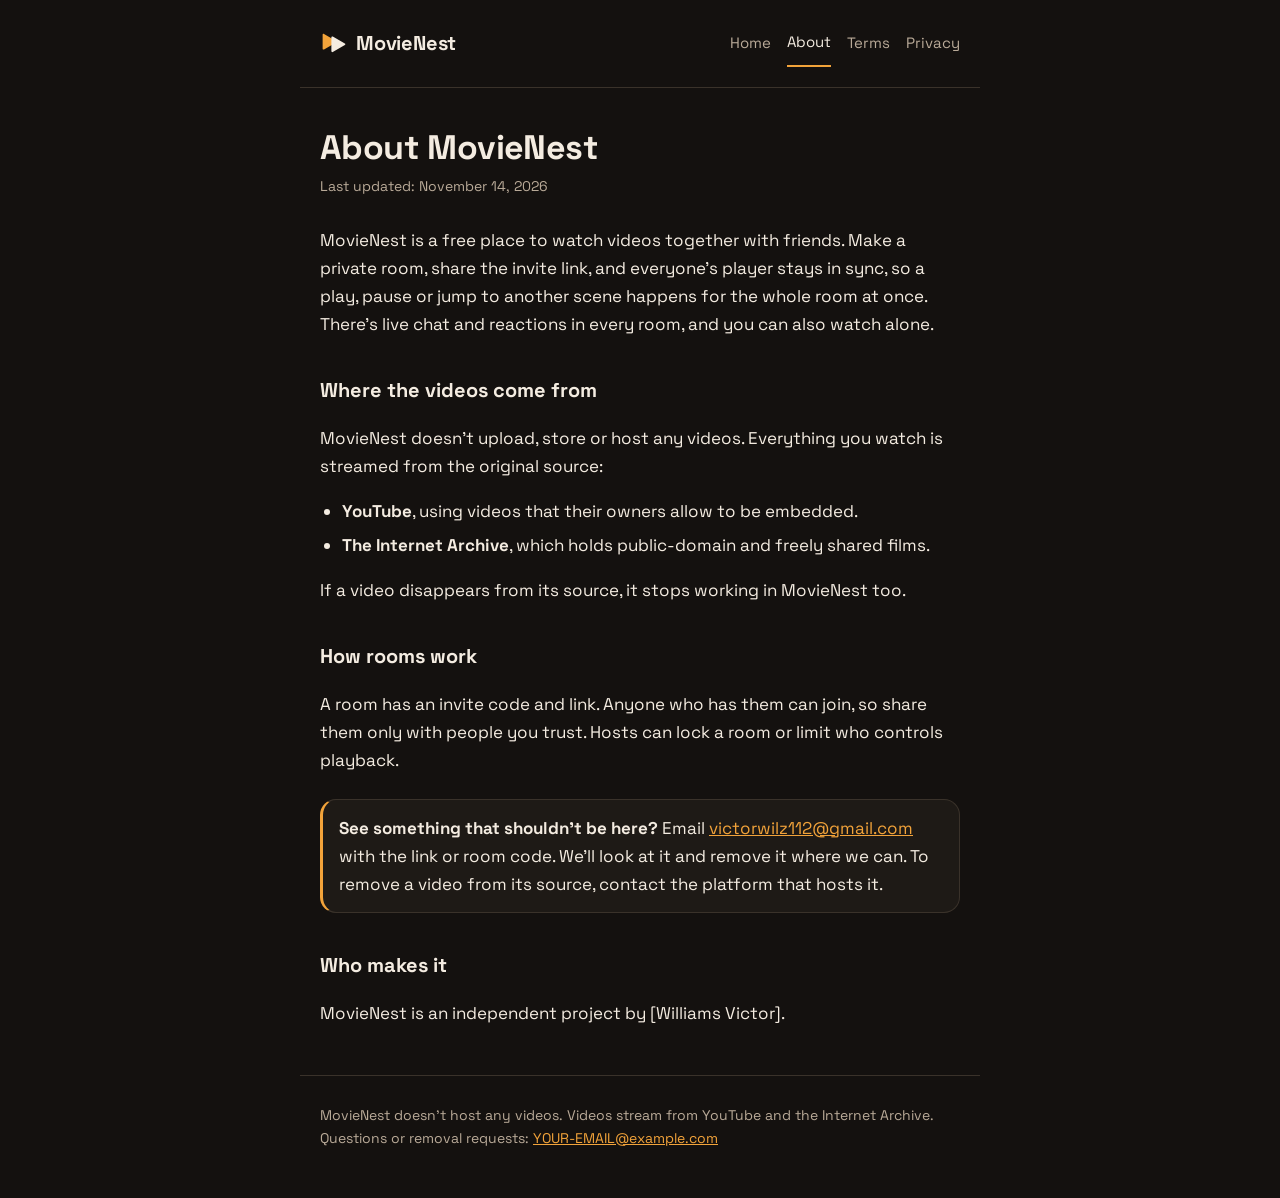
<file: public/about.html>
<!doctype html>
<html lang="en">
<head>
<meta charset="utf-8">
<meta name="viewport" content="width=device-width, initial-scale=1">
<title>About MovieNest · MovieNest</title>
<meta name="description" content="MovieNest is a free place to watch videos together with friends in private, synced rooms.">
<meta name="theme-color" content="#14110f">
<link rel="icon" href="/icon-192.png">
<link rel="preconnect" href="https://fonts.googleapis.com">
<link rel="preconnect" href="https://fonts.gstatic.com" crossorigin>
<link href="https://fonts.googleapis.com/css2?family=Space+Grotesk:wght@400;500;700&display=swap" rel="stylesheet">
<style>
:root{--bg:#14110f;--panel:#1e1a16;--line:#3a322a;--text:#f4ece1;--muted:#b9aa98;--accent:#f2a33a;--link:#f2a33a}
*{box-sizing:border-box}
html{-webkit-text-size-adjust:100%}
body{margin:0;background:var(--bg);color:var(--text);font:400 17px/1.65 "Space Grotesk",system-ui,-apple-system,sans-serif}
header,main,footer{max-width:680px;margin:0 auto;padding:0 20px}
header{display:flex;align-items:center;justify-content:space-between;gap:12px;padding-top:20px;padding-bottom:20px;border-bottom:1px solid var(--line)}
.brand{display:inline-flex;align-items:center;gap:8px;font-weight:700;font-size:20px;color:var(--text);text-decoration:none;letter-spacing:-.2px}
nav{display:flex;gap:16px;flex-wrap:wrap}
nav a{color:var(--muted);text-decoration:none;font-size:15px;padding:10px 0;min-height:44px;display:inline-flex;align-items:center}
nav a[aria-current="page"]{color:var(--text);border-bottom:2px solid var(--accent)}
a{color:var(--link)}
a:focus-visible{outline:2px solid var(--accent);outline-offset:3px;border-radius:4px}
h1{font-size:34px;line-height:1.15;margin:40px 0 8px;letter-spacing:-.6px;font-weight:700}
h2{font-size:20px;margin:36px 0 6px;font-weight:700}
p,li{color:var(--text)}
.updated{color:var(--muted);font-size:14px;margin:0 0 28px}
.note{background:var(--panel);border:1px solid var(--line);border-left:3px solid var(--accent);padding:14px 16px;border-radius:16px;margin:24px 0}
ul{padding-left:22px}
li{margin:6px 0}
footer{padding-top:28px;padding-bottom:48px;margin-top:48px;border-top:1px solid var(--line);color:var(--muted);font-size:14px}
</style>
</head>
<body>
<header>
<a class="brand" href="/">
<svg width="28" height="22" viewBox="0 0 32 24" fill="none" xmlns="http://www.w3.org/2000/svg" aria-hidden="true"><path d="M3 2.5C3 1.7 3.9 1.2 4.6 1.6L18.4 9.6C19.1 10 19.1 11 18.4 11.4L4.6 19.4C3.9 19.8 3 19.3 3 18.5V2.5Z" fill="#f2a33a"/><path d="M13 5.5C13 4.7 13.9 4.2 14.6 4.6L28.4 12.6C29.1 13 29.1 14 28.4 14.4L14.6 22.4C13.9 22.8 13 22.3 13 21.5V5.5Z" fill="#f4ece1"/></svg>
<span>MovieNest</span>
</a>
<nav aria-label="Pages"><a href="/">Home</a><a href="/about.html" aria-current="page">About</a><a href="/terms.html">Terms</a><a href="/privacy.html">Privacy</a></nav>
</header>
<main>
<h1>About MovieNest</h1>
<p class="updated">Last updated: November 14, 2026</p>

<p>MovieNest is a free place to watch videos together with friends. Make a private room, share the invite link, and everyone’s player stays in sync, so a play, pause or jump to another scene happens for the whole room at once. There’s live chat and reactions in every room, and you can also watch alone.</p>

<h2>Where the videos come from</h2>
<p>MovieNest doesn’t upload, store or host any videos. Everything you watch is streamed from the original source:</p>
<ul>
<li><strong>YouTube</strong>, using videos that their owners allow to be embedded.</li>
<li><strong>The Internet Archive</strong>, which holds public-domain and freely shared films.</li>
</ul>
<p>If a video disappears from its source, it stops working in MovieNest too.</p>

<h2>How rooms work</h2>
<p>A room has an invite code and link. Anyone who has them can join, so share them only with people you trust. Hosts can lock a room or limit who controls playback.</p>

<div class="note"><strong>See something that shouldn’t be here?</strong> Email <a href="mailto:victorwilz112@gmail.com">victorwilz112@gmail.com</a> with the link or room code. We’ll look at it and remove it where we can. To remove a video from its source, contact the platform that hosts it.</div>

<h2>Who makes it</h2>
<p>MovieNest is an independent project by [Williams Victor].</p>

</main>
<footer>
MovieNest doesn’t host any videos. Videos stream from YouTube and the Internet Archive.<br>
Questions or removal requests: <a href="mailto:YOUR-EMAIL@example.com">YOUR-EMAIL@example.com</a>
</footer>
</body>
</html>
</file>
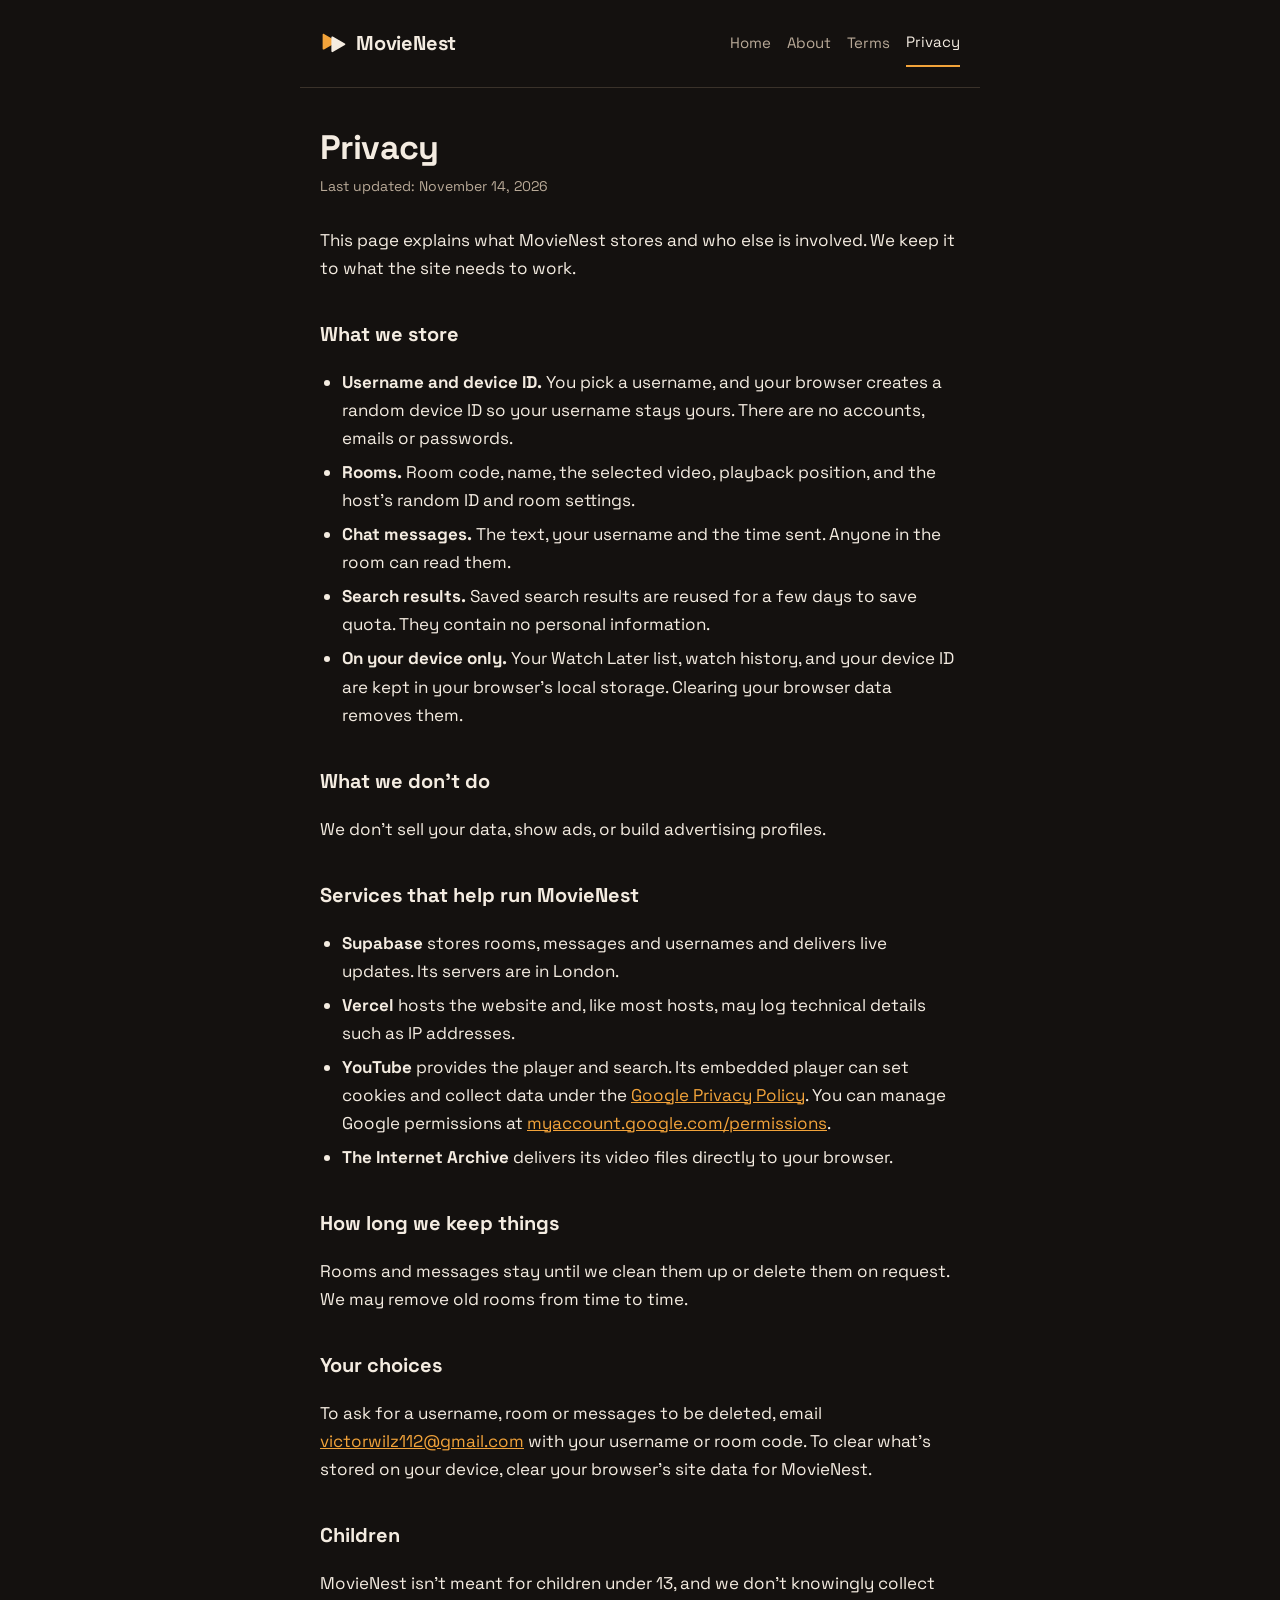
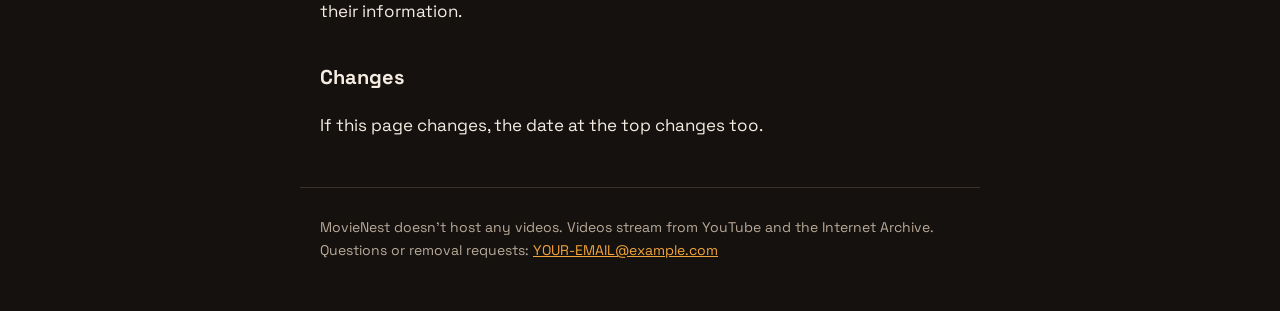
<file: public/privacy.html>
<!doctype html>
<html lang="en">
<head>
<meta charset="utf-8">
<meta name="viewport" content="width=device-width, initial-scale=1">
<title>Privacy · MovieNest</title>
<meta name="description" content="What MovieNest stores, and which services help run it.">
<meta name="theme-color" content="#14110f">
<link rel="icon" href="/icon-192.png">
<link rel="preconnect" href="https://fonts.googleapis.com">
<link rel="preconnect" href="https://fonts.gstatic.com" crossorigin>
<link href="https://fonts.googleapis.com/css2?family=Space+Grotesk:wght@400;500;700&display=swap" rel="stylesheet">
<style>
:root{--bg:#14110f;--panel:#1e1a16;--line:#3a322a;--text:#f4ece1;--muted:#b9aa98;--accent:#f2a33a;--link:#f2a33a}
*{box-sizing:border-box}
html{-webkit-text-size-adjust:100%}
body{margin:0;background:var(--bg);color:var(--text);font:400 17px/1.65 "Space Grotesk",system-ui,-apple-system,sans-serif}
header,main,footer{max-width:680px;margin:0 auto;padding:0 20px}
header{display:flex;align-items:center;justify-content:space-between;gap:12px;padding-top:20px;padding-bottom:20px;border-bottom:1px solid var(--line)}
.brand{display:inline-flex;align-items:center;gap:8px;font-weight:700;font-size:20px;color:var(--text);text-decoration:none;letter-spacing:-.2px}
nav{display:flex;gap:16px;flex-wrap:wrap}
nav a{color:var(--muted);text-decoration:none;font-size:15px;padding:10px 0;min-height:44px;display:inline-flex;align-items:center}
nav a[aria-current="page"]{color:var(--text);border-bottom:2px solid var(--accent)}
a{color:var(--link)}
a:focus-visible{outline:2px solid var(--accent);outline-offset:3px;border-radius:4px}
h1{font-size:34px;line-height:1.15;margin:40px 0 8px;letter-spacing:-.6px;font-weight:700}
h2{font-size:20px;margin:36px 0 6px;font-weight:700}
p,li{color:var(--text)}
.updated{color:var(--muted);font-size:14px;margin:0 0 28px}
.note{background:var(--panel);border:1px solid var(--line);border-left:3px solid var(--accent);padding:14px 16px;border-radius:16px;margin:24px 0}
ul{padding-left:22px}
li{margin:6px 0}
footer{padding-top:28px;padding-bottom:48px;margin-top:48px;border-top:1px solid var(--line);color:var(--muted);font-size:14px}
</style>
</head>
<body>
<header>
<a class="brand" href="/">
<svg width="28" height="22" viewBox="0 0 32 24" fill="none" xmlns="http://www.w3.org/2000/svg" aria-hidden="true"><path d="M3 2.5C3 1.7 3.9 1.2 4.6 1.6L18.4 9.6C19.1 10 19.1 11 18.4 11.4L4.6 19.4C3.9 19.8 3 19.3 3 18.5V2.5Z" fill="#f2a33a"/><path d="M13 5.5C13 4.7 13.9 4.2 14.6 4.6L28.4 12.6C29.1 13 29.1 14 28.4 14.4L14.6 22.4C13.9 22.8 13 22.3 13 21.5V5.5Z" fill="#f4ece1"/></svg>
<span>MovieNest</span>
</a>
<nav aria-label="Pages"><a href="/">Home</a><a href="/about.html">About</a><a href="/terms.html">Terms</a><a href="/privacy.html" aria-current="page">Privacy</a></nav>
</header>
<main>
<h1>Privacy</h1>
<p class="updated">Last updated: November 14, 2026</p>

<p>This page explains what MovieNest stores and who else is involved. We keep it to what the site needs to work.</p>

<h2>What we store</h2>
<ul>
<li><strong>Username and device ID.</strong> You pick a username, and your browser creates a random device ID so your username stays yours. There are no accounts, emails or passwords.</li>
<li><strong>Rooms.</strong> Room code, name, the selected video, playback position, and the host’s random ID and room settings.</li>
<li><strong>Chat messages.</strong> The text, your username and the time sent. Anyone in the room can read them.</li>
<li><strong>Search results.</strong> Saved search results are reused for a few days to save quota. They contain no personal information.</li>
<li><strong>On your device only.</strong> Your Watch Later list, watch history, and your device ID are kept in your browser’s local storage. Clearing your browser data removes them.</li>
</ul>

<h2>What we don’t do</h2>
<p>We don’t sell your data, show ads, or build advertising profiles.</p>

<h2>Services that help run MovieNest</h2>
<ul>
<li><strong>Supabase</strong> stores rooms, messages and usernames and delivers live updates. Its servers are in London.</li>
<li><strong>Vercel</strong> hosts the website and, like most hosts, may log technical details such as IP addresses.</li>
<li><strong>YouTube</strong> provides the player and search. Its embedded player can set cookies and collect data under the <a href="https://policies.google.com/privacy" rel="noopener">Google Privacy Policy</a>. You can manage Google permissions at <a href="https://myaccount.google.com/permissions" rel="noopener">myaccount.google.com/permissions</a>.</li>
<li><strong>The Internet Archive</strong> delivers its video files directly to your browser.</li>
</ul>

<h2>How long we keep things</h2>
<p>Rooms and messages stay until we clean them up or delete them on request. We may remove old rooms from time to time.</p>

<h2>Your choices</h2>
<p>To ask for a username, room or messages to be deleted, email <a href="mailto:victorwilz112@gmail.com">victorwilz112@gmail.com</a> with your username or room code. To clear what’s stored on your device, clear your browser’s site data for MovieNest.</p>

<h2>Children</h2>
<p>MovieNest isn’t meant for children under 13, and we don’t knowingly collect their information.</p>

<h2>Changes</h2>
<p>If this page changes, the date at the top changes too.</p>

</main>
<footer>
MovieNest doesn’t host any videos. Videos stream from YouTube and the Internet Archive.<br>
Questions or removal requests: <a href="mailto:YOUR-EMAIL@example.com">YOUR-EMAIL@example.com</a>
</footer>
</body>
</html>
</file>
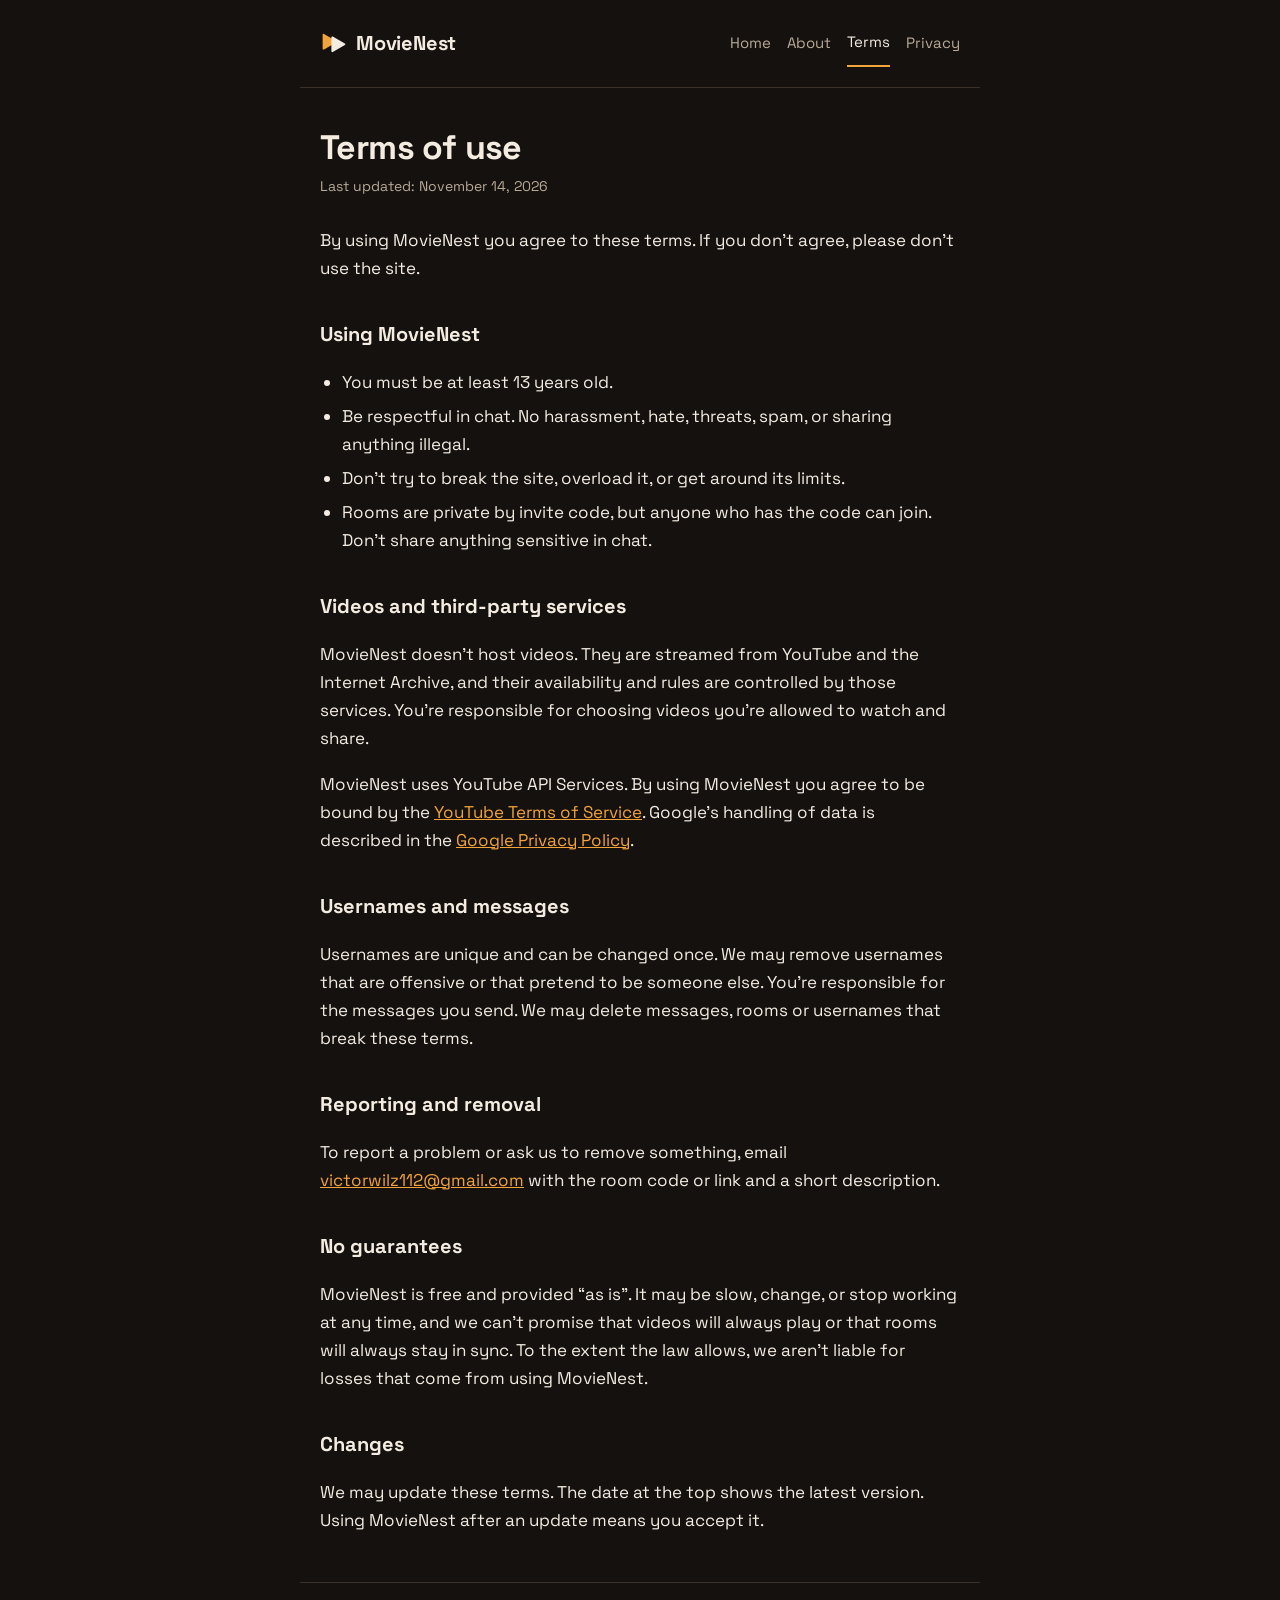
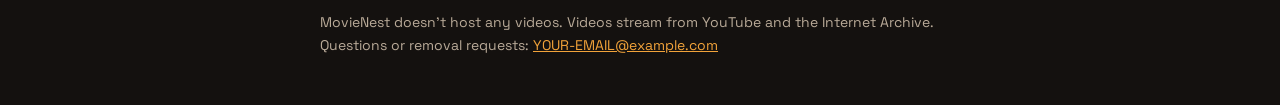
<file: public/terms.html>
<!doctype html>
<html lang="en">
<head>
<meta charset="utf-8">
<meta name="viewport" content="width=device-width, initial-scale=1">
<title>Terms of use · MovieNest</title>
<meta name="description" content="The rules for using MovieNest.">
<meta name="theme-color" content="#14110f">
<link rel="icon" href="/icon-192.png">
<link rel="preconnect" href="https://fonts.googleapis.com">
<link rel="preconnect" href="https://fonts.gstatic.com" crossorigin>
<link href="https://fonts.googleapis.com/css2?family=Space+Grotesk:wght@400;500;700&display=swap" rel="stylesheet">
<style>
:root{--bg:#14110f;--panel:#1e1a16;--line:#3a322a;--text:#f4ece1;--muted:#b9aa98;--accent:#f2a33a;--link:#f2a33a}
*{box-sizing:border-box}
html{-webkit-text-size-adjust:100%}
body{margin:0;background:var(--bg);color:var(--text);font:400 17px/1.65 "Space Grotesk",system-ui,-apple-system,sans-serif}
header,main,footer{max-width:680px;margin:0 auto;padding:0 20px}
header{display:flex;align-items:center;justify-content:space-between;gap:12px;padding-top:20px;padding-bottom:20px;border-bottom:1px solid var(--line)}
.brand{display:inline-flex;align-items:center;gap:8px;font-weight:700;font-size:20px;color:var(--text);text-decoration:none;letter-spacing:-.2px}
nav{display:flex;gap:16px;flex-wrap:wrap}
nav a{color:var(--muted);text-decoration:none;font-size:15px;padding:10px 0;min-height:44px;display:inline-flex;align-items:center}
nav a[aria-current="page"]{color:var(--text);border-bottom:2px solid var(--accent)}
a{color:var(--link)}
a:focus-visible{outline:2px solid var(--accent);outline-offset:3px;border-radius:4px}
h1{font-size:34px;line-height:1.15;margin:40px 0 8px;letter-spacing:-.6px;font-weight:700}
h2{font-size:20px;margin:36px 0 6px;font-weight:700}
p,li{color:var(--text)}
.updated{color:var(--muted);font-size:14px;margin:0 0 28px}
.note{background:var(--panel);border:1px solid var(--line);border-left:3px solid var(--accent);padding:14px 16px;border-radius:16px;margin:24px 0}
ul{padding-left:22px}
li{margin:6px 0}
footer{padding-top:28px;padding-bottom:48px;margin-top:48px;border-top:1px solid var(--line);color:var(--muted);font-size:14px}
</style>
</head>
<body>
<header>
<a class="brand" href="/">
<svg width="28" height="22" viewBox="0 0 32 24" fill="none" xmlns="http://www.w3.org/2000/svg" aria-hidden="true"><path d="M3 2.5C3 1.7 3.9 1.2 4.6 1.6L18.4 9.6C19.1 10 19.1 11 18.4 11.4L4.6 19.4C3.9 19.8 3 19.3 3 18.5V2.5Z" fill="#f2a33a"/><path d="M13 5.5C13 4.7 13.9 4.2 14.6 4.6L28.4 12.6C29.1 13 29.1 14 28.4 14.4L14.6 22.4C13.9 22.8 13 22.3 13 21.5V5.5Z" fill="#f4ece1"/></svg>
<span>MovieNest</span>
</a>
<nav aria-label="Pages"><a href="/">Home</a><a href="/about.html">About</a><a href="/terms.html" aria-current="page">Terms</a><a href="/privacy.html">Privacy</a></nav>
</header>
<main>
<h1>Terms of use</h1>
<p class="updated">Last updated: November 14, 2026</p>

<p>By using MovieNest you agree to these terms. If you don’t agree, please don’t use the site.</p>

<h2>Using MovieNest</h2>
<ul>
<li>You must be at least 13 years old.</li>
<li>Be respectful in chat. No harassment, hate, threats, spam, or sharing anything illegal.</li>
<li>Don’t try to break the site, overload it, or get around its limits.</li>
<li>Rooms are private by invite code, but anyone who has the code can join. Don’t share anything sensitive in chat.</li>
</ul>

<h2>Videos and third-party services</h2>
<p>MovieNest doesn’t host videos. They are streamed from YouTube and the Internet Archive, and their availability and rules are controlled by those services. You’re responsible for choosing videos you’re allowed to watch and share.</p>
<p>MovieNest uses YouTube API Services. By using MovieNest you agree to be bound by the <a href="https://www.youtube.com/t/terms" rel="noopener">YouTube Terms of Service</a>. Google’s handling of data is described in the <a href="https://policies.google.com/privacy" rel="noopener">Google Privacy Policy</a>.</p>

<h2>Usernames and messages</h2>
<p>Usernames are unique and can be changed once. We may remove usernames that are offensive or that pretend to be someone else. You’re responsible for the messages you send. We may delete messages, rooms or usernames that break these terms.</p>

<h2>Reporting and removal</h2>
<p>To report a problem or ask us to remove something, email <a href="mailto:victorwilz112@gmail.com">victorwilz112@gmail.com</a> with the room code or link and a short description.</p>

<h2>No guarantees</h2>
<p>MovieNest is free and provided “as is”. It may be slow, change, or stop working at any time, and we can’t promise that videos will always play or that rooms will always stay in sync. To the extent the law allows, we aren’t liable for losses that come from using MovieNest.</p>

<h2>Changes</h2>
<p>We may update these terms. The date at the top shows the latest version. Using MovieNest after an update means you accept it.</p>

</main>
<footer>
MovieNest doesn’t host any videos. Videos stream from YouTube and the Internet Archive.<br>
Questions or removal requests: <a href="mailto:YOUR-EMAIL@example.com">YOUR-EMAIL@example.com</a>
</footer>
</body>
</html>
</file>
